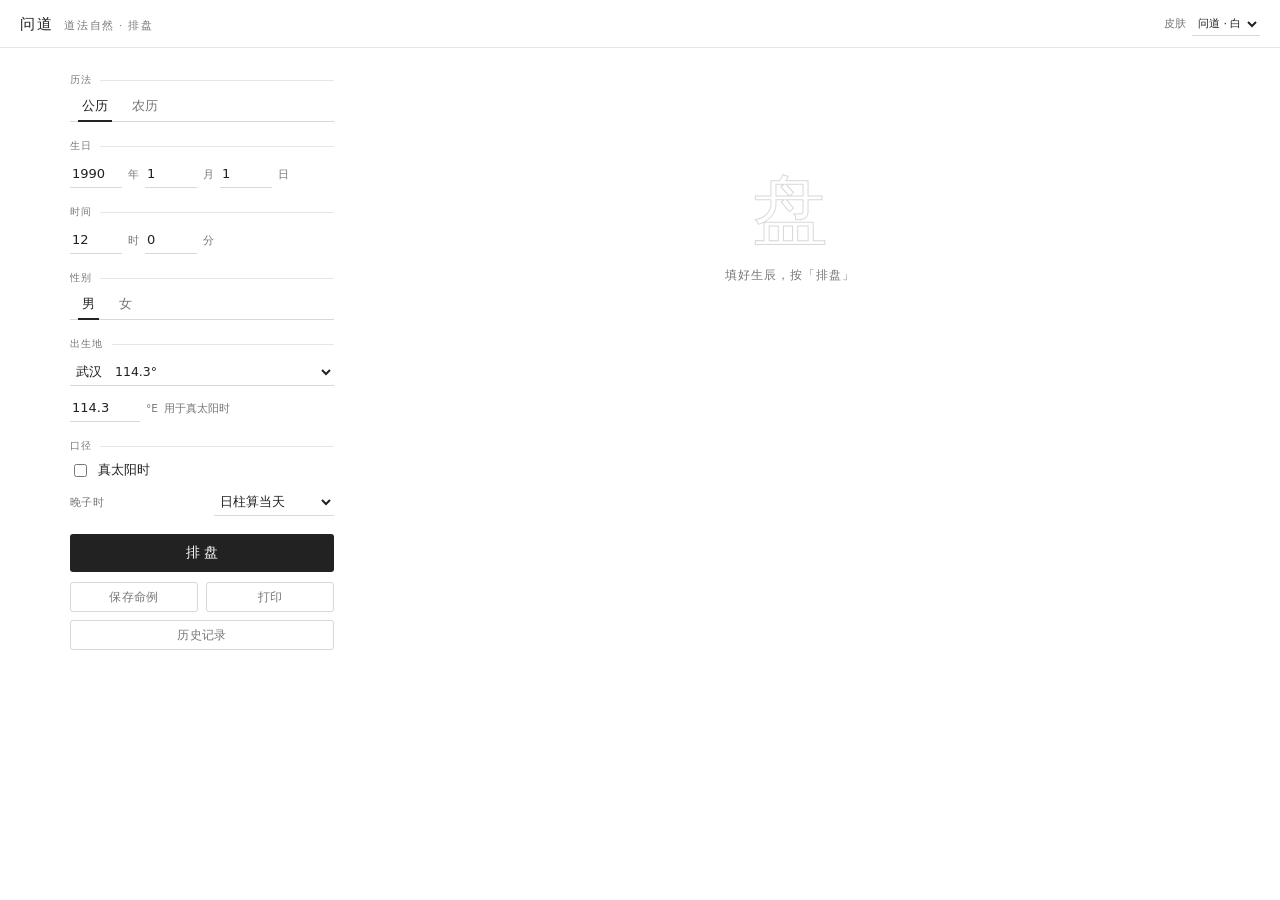
<file: index.html>
<!doctype html>
<html lang="zh-CN">
<head>
<meta charset="utf-8">
<meta name="viewport" content="width=device-width,initial-scale=1,viewport-fit=cover">
<meta name="theme-color" content="#ffffff">
<title>问道 · 八字排盘</title>
<link rel="icon" href="./assets/paipan-icon-192.png">
<link rel="stylesheet" href="./paipan.css?v=6">
<meta name="apple-mobile-web-app-capable" content="yes">
<meta name="apple-mobile-web-app-status-bar-style" content="default">
<meta name="apple-mobile-web-app-title" content="问道">
<meta name="mobile-web-app-capable" content="yes">
<link rel="manifest" href="./manifest.webmanifest">
<link rel="apple-touch-icon" href="./assets/paipan-icon-192.png">
</head>
<body>

<header class="top">
  <div class="brand serif">问道 <em>道法自然 · 排盘</em></div>
  <div class="top-right">
    <label class="skinchip"><span>皮肤</span>
      <select id="themeSel" aria-label="切换风格">
        <option value="wz">问道 · 白</option>
        <option value="ink">墨盘 · 深</option>
        <option value="paper">命书 · 纸</option>
        <option value="celadon">青绿 · 绢</option>
      </select>
    </label>
  </div>
</header>

<main class="wrap">
  <aside class="rail">
    <form id="form" autocomplete="off">
      <div class="grp">
        <div class="lab">历法</div>
        <div class="seg" id="calSeg">
          <button type="button" data-v="solar" class="on">公历</button>
          <button type="button" data-v="lunar">农历</button>
        </div>
      </div>

      <div class="grp">
        <div class="lab">生日</div>
        <div class="row">
          <input type="number" id="y" min="1901" max="2099" placeholder="年" aria-label="年">年
          <input type="number" id="m" min="1" max="12" placeholder="月" aria-label="月">月
          <input type="number" id="d" min="1" max="31" placeholder="日" aria-label="日">日
          <label id="leapWrap" style="display:none;color:var(--paper);font-size:11.5px;align-items:center;gap:4px">
            <input type="checkbox" id="leap">闰月
          </label>
        </div>
      </div>

      <div class="grp">
        <div class="lab">时间</div>
        <div class="row">
          <input type="number" id="hh" min="0" max="23" value="12" aria-label="时">时
          <input type="number" id="mm" min="0" max="59" value="0" aria-label="分">分
        </div>
      </div>

      <div class="grp">
        <div class="lab">性别</div>
        <div class="seg" id="sexSeg">
          <button type="button" data-v="1" class="on">男</button>
          <button type="button" data-v="0">女</button>
        </div>
      </div>

      <div class="grp">
        <div class="lab">出生地</div>
        <select id="city" aria-label="城市"></select>
        <div class="row" style="margin-top:8px">
          <input type="number" id="lon" step="0.1" min="73" max="136" value="114.3" style="width:70px" aria-label="经度">°E
          <span style="font-size:10.5px">用于真太阳时</span>
        </div>
      </div>

      <div class="grp">
        <div class="lab">口径</div>
        <div class="opts">
          <label><input type="checkbox" id="tst"> 真太阳时</label>
          <label><span class="k">晚子时</span>
            <select id="sect">
              <option value="2">日柱算当天</option>
              <option value="1">日柱算次日</option>
            </select>
          </label>
        </div>
      </div>

      <button class="go" type="submit">排盘</button>
      <div class="rail-actions">
        <button type="button" class="ghost" id="saveBtn">保存命例</button>
        <button type="button" class="ghost" id="printBtn">打印</button>
      </div>
      <a class="ghost histlink" href="history.html">历史记录</a>
    </form>
  </aside>

  <section class="stage">
    <div id="empty" class="empty">
      <div class="mark serif">盘</div>
      <p>填好生辰，按「排盘」</p>
    </div>

    <div id="result" class="hidden">
      <div class="meta" id="meta"></div>
      <div class="chart" id="chart"></div>
      <div class="aux" id="aux"></div>

      <div class="block-h"><span>大运</span><span class="hint">滑动 · 点一段看这十年</span></div>
      <div class="dayun" id="dayun"></div>

      <div class="block-h" style="margin-top:24px"><span>流年</span><span class="hint" id="lnRange"></span></div>
      <div class="liunian" id="liunian"></div>

      <div class="block-h" style="margin-top:24px"><span>流月</span><span class="hint" id="lyRange"></span></div>
      <div class="liuyue" id="liuyue"></div>

      <div class="block-h" style="margin-top:24px"><span>流日</span><span class="hint" id="lrRange"></span></div>
      <div class="liuri" id="liuri"></div>

      <div class="note">
        起运按「三天折一年」常规历法计算，体系若另有大运起运约定，需以老师说法为准；
      流月按节气（立春、惊蛰…）分月，流日为公历日。
      </div>
    </div>
  </section>
</main>

<script src="./vendor/lunar.js"></script>
<script>
(function(){
  'use strict';

  var $ = function(s){ return document.querySelector(s); };

  var GAN = '甲乙丙丁戊己庚辛壬癸';
  var ZHI = '子丑寅卯辰巳午未申酉戌亥';
  var GAN_WX = {甲:'木',乙:'木',丙:'火',丁:'火',戊:'土',己:'土',庚:'金',辛:'金',壬:'水',癸:'水'};
  var ZHI_WX = {子:'水',丑:'土',寅:'木',卯:'木',辰:'土',巳:'火',午:'火',未:'土',申:'金',酉:'金',戌:'土',亥:'水'};
  var GAN_YANG = {甲:1,乙:0,丙:1,丁:0,戊:1,己:0,庚:1,辛:0,壬:1,癸:0};
  var SHENG = {木:'火', 火:'土', 土:'金', 金:'水', 水:'木'};
  var KE    = {木:'土', 土:'水', 水:'火', 火:'金', 金:'木'};

  function shiShen(dayGan, other){
    var dw = GAN_WX[dayGan], ow = GAN_WX[other];
    if(!ow) return '';
    var same = GAN_YANG[dayGan] === GAN_YANG[other];
    if(dw === ow) return same ? '比肩' : '劫财';
    if(SHENG[dw] === ow) return same ? '食神' : '伤官';
    if(KE[dw] === ow) return same ? '偏财' : '正财';
    if(KE[ow] === dw) return same ? '七杀' : '正官';
    if(SHENG[ow] === dw) return same ? '偏印' : '正印';
    return '';
  }

  // 十二长生（自坐 / 星运用）
  var ZS_START = {甲:'亥',乙:'午',丙:'寅',丁:'酉',戊:'寅',己:'酉',庚:'巳',辛:'子',壬:'申',癸:'卯'};
  var ZS_DIR   = {甲:1,乙:-1,丙:1,丁:-1,戊:1,己:-1,庚:1,辛:-1,壬:1,癸:-1};
  var ZS = ['长生','沐浴','冠带','临官','帝旺','衰','病','死','墓','绝','胎','养'];
  function ziZuo(gan, zhi){
    var st = ZHI.indexOf(ZS_START[gan]);
    var i = ZHI.indexOf(zhi);
    if(st < 0 || i < 0) return '';
    var d = ((i - st) * ZS_DIR[gan]) % 12;
    if(d < 0) d += 12;
    return ZS[d];
  }

  function ssCls(name){
    if(name === '比肩' || name === '劫财') return 'ss-bj';
    if(name === '食神' || name === '伤官') return 'ss-ss';
    if(name === '偏财' || name === '正财') return 'ss-cai';
    if(name === '七杀' || name === '正官') return 'ss-gs';
    if(name === '偏印' || name === '正印') return 'ss-yin';
    return 'ss-me';
  }
  function ssHtml(name){
    return '<span class="ss ' + ssCls(name) + '">' + name + '</span>';
  }
  var SS_SHORT = {比肩:'比',劫财:'劫',食神:'食',伤官:'伤',偏财:'才',正财:'财',七杀:'杀',正官:'官',偏印:'枭',正印:'印'};
  function ssShortHtml(name){
    return '<span class="ss ' + ssCls(name) + '">' + (SS_SHORT[name] || name) + '</span>';
  }

  // 通用神煞（参考，是否采用以法本为准）
  var TIANYI  = {甲:'丑未',戊:'丑未',庚:'丑未',乙:'子申',己:'子申',丙:'亥酉',丁:'亥酉',壬:'卯巳',癸:'卯巳',辛:'寅午'};
  var WENCHANG= {甲:'巳',乙:'午',丙:'申',戊:'申',丁:'酉',己:'酉',庚:'亥',辛:'子',壬:'寅',癸:'卯'};
  var TAOJI   = {甲:'子午',乙:'子午',丙:'卯酉',丁:'卯酉',戊:'辰戌丑未',己:'辰戌丑未',庚:'寅亥',辛:'寅亥',壬:'巳申',癸:'巳申'};
  var FUXING  = {甲:'寅子',丙:'寅子',乙:'卯丑',癸:'卯丑',戊:'申',己:'申',丁:'亥',辛:'亥',庚:'午'};
  var GUOYIN  = {甲:'戌',乙:'亥',丙:'丑',丁:'寅',戊:'丑',己:'寅',庚:'辰',辛:'巳',壬:'未',癸:'申'};
  var YIMA    = {申:'寅',子:'寅',辰:'寅',寅:'申',午:'申',戌:'申',巳:'亥',酉:'亥',丑:'亥',亥:'巳',卯:'巳',未:'巳'};
  var TAOHUA  = {申:'酉',子:'酉',辰:'酉',寅:'卯',午:'卯',戌:'卯',巳:'午',酉:'午',丑:'午',亥:'子',卯:'子',未:'子'};
  var HUAGAI  = {申:'辰',子:'辰',辰:'辰',寅:'戌',午:'戌',戌:'戌',巳:'丑',酉:'丑',丑:'丑',亥:'未',卯:'未',未:'未'};

  function shenShaFor(zhi, gans, yearZhi, dayZhi){
    var out = [];
    function hit(map){
      return gans.some(function(g){ return (map[g] || '').indexOf(zhi) >= 0; });
    }
    if(hit(TIANYI)) out.push('天乙贵人');
    if(hit(WENCHANG)) out.push('文昌');
    if(hit(TAOJI)) out.push('太极贵人');
    if(hit(FUXING)) out.push('福星贵人');
    if(hit(GUOYIN)) out.push('国印贵人');
    if(YIMA[yearZhi] === zhi || YIMA[dayZhi] === zhi) out.push('驿马');
    if(TAOHUA[yearZhi] === zhi || TAOHUA[dayZhi] === zhi) out.push('桃花');
    if(HUAGAI[yearZhi] === zhi || HUAGAI[dayZhi] === zhi) out.push('华盖');
    return out;
  }

  // ---- 流月 / 流日 ----
  var MONTH_ZHI = ['寅','卯','辰','巳','午','未','申','酉','戌','亥','子','丑'];
  var MONTH_CN  = ['正月','二月','三月','四月','五月','六月','七月','八月','九月','十月','冬月','腊月'];
  var JIE_NAMES = ['立春','惊蛰','清明','立夏','芒种','小暑','立秋','白露','寒露','立冬','大雪','小寒'];
  var WUHU = {甲:'丙',己:'丙',乙:'戊',庚:'戊',丙:'庚',辛:'庚',丁:'壬',壬:'壬',戊:'甲',癸:'甲'};

  function jieQiSolar(year, name){
    var t = Solar.fromYmd(year, 6, 1).getLunar().getJieQiTable();
    return t[name] || null;
  }

  function buildLiuYue(year, yearGan){
    var gi = GAN.indexOf(WUHU[yearGan]);
    var arr = [];
    for(var i = 0; i < 12; i++){
      var jieYear = i === 11 ? year + 1 : year;
      var js = jieQiSolar(jieYear, JIE_NAMES[i]);
      var start = js ? new Date(js.getYear(), js.getMonth() - 1, js.getDay()) : null;
      arr.push({
        idx: i, label: MONTH_CN[i], zhi: MONTH_ZHI[i],
        gan: GAN.charAt((gi + i) % 10), gz: GAN.charAt((gi + i) % 10) + MONTH_ZHI[i],
        jie: JIE_NAMES[i], solar: js, start: start, end: null
      });
    }
    for(var i = 0; i < 12; i++){
      if(i < 11){
        arr[i].end = arr[i + 1].start;
      } else {
        var lc = jieQiSolar(year + 1, '立春');
        arr[i].end = lc ? new Date(lc.getYear(), lc.getMonth() - 1, lc.getDay()) : null;
      }
    }
    return arr;
  }

  function buildLiuRi(m){
    var list = [];
    if(!m.start || !m.end) return list;
    var d = new Date(m.start.getTime());
    while(d < m.end){
      var l = Solar.fromYmd(d.getFullYear(), d.getMonth() + 1, d.getDate()).getLunar();
      list.push({
        dt: new Date(d.getTime()),
        md: pad(d.getMonth() + 1) + '-' + pad(d.getDate()),
        gz: l.getDayInGanZhi(),
        gan: l.getDayGan()
      });
      d.setDate(d.getDate() + 1);
    }
    return list;
  }

  var CITIES = [
    ['北京',116.4],['上海',121.5],['广州',113.3],['深圳',114.1],['武汉',114.3],
    ['成都',104.1],['重庆',106.5],['西安',108.9],['杭州',120.2],['南京',118.8],
    ['天津',117.2],['长沙',113.0],['郑州',113.6],['济南',117.0],['合肥',117.3],
    ['福州',119.3],['厦门',118.1],['南昌',115.9],['太原',112.5],['石家庄',114.5],
    ['沈阳',123.4],['长春',125.3],['哈尔滨',126.6],['昆明',102.8],['贵阳',106.6],
    ['南宁',108.4],['海口',110.3],['兰州',103.8],['西宁',101.8],['银川',106.2],
    ['乌鲁木齐',87.6],['拉萨',91.1],['呼和浩特',111.7],['香港',114.2],['澳门',113.5],['台北',121.5]
  ];

  var state = { cal:'solar', sex:1 };
  var lastOut = null;

  (function initCities(){
    var sel = $('#city');
    CITIES.forEach(function(c){
      var o = document.createElement('option');
      o.value = String(c[1]); o.textContent = c[0] + '　' + c[1] + '°';
      sel.appendChild(o);
    });
    var o = document.createElement('option');
    o.value = ''; o.textContent = '手动输入经度';
    sel.appendChild(o);
    sel.value = '114.3';
    sel.addEventListener('change', function(){
      if(sel.value) $('#lon').value = sel.value;
      else $('#lon').focus();
    });
  })();

  function bindSeg(sel, onPick){
    var box = $(sel);
    box.addEventListener('click', function(e){
      var b = e.target.closest('button');
      if(!b) return;
      Array.prototype.forEach.call(box.querySelectorAll('button'), function(x){ x.classList.toggle('on', x === b); });
      onPick(b.getAttribute('data-v'));
    });
  }
  bindSeg('#calSeg', function(v){
    state.cal = v;
    $('#leapWrap').style.display = v === 'lunar' ? 'inline-flex' : 'none';
  });
  bindSeg('#sexSeg', function(v){ state.sex = +v; });

  // ---- 主题 ----
  var THEME_BG = { wz:'#ffffff', ink:'#0e1412', paper:'#f1f2ec', celadon:'#e7ece4' };
  function applyTheme(t){
    if(!THEME_BG[t]) t = 'wz';
    document.body.setAttribute('data-theme', t);
    var m = document.querySelector('meta[name="theme-color"]');
    if(m) m.setAttribute('content', THEME_BG[t]);
    var sel = $('#themeSel');
    if(sel) sel.value = t;
    try{ localStorage.setItem('paipan_theme', t); }catch(e){}
  }
  (function initTheme(){
    var t = 'wz';
    try{ t = localStorage.getItem('paipan_theme') || 'wz'; }catch(e){}
    applyTheme(t);
    var sel = $('#themeSel');
    if(sel) sel.addEventListener('change', function(){ applyTheme(sel.value); });
  })();

  function pad(n){ return (n < 10 ? '0' : '') + n; }

  function eqTimeMinutes(dt){
    var start = new Date(dt.getFullYear(), 0, 1);
    var N = Math.floor((dt.getTime() - start.getTime()) / 86400000) + 1;
    var B = 2 * Math.PI * (N - 81) / 364;
    return 9.87 * Math.sin(2 * B) - 7.53 * Math.cos(B) - 1.5 * Math.sin(B);
  }

  function readInputs(){
    var y = +$('#y').value, m = +$('#m').value, d = +$('#d').value;
    var hh = $('#hh').value === '' ? 0 : +$('#hh').value;
    var mm = $('#mm').value === '' ? 0 : +$('#mm').value;
    if(!y || !m || !d) throw new Error('请填写完整的出生年月日');
    if(y < 1901 || y > 2099) throw new Error('年份支持 1901–2099');
    if(m < 1 || m > 12) throw new Error('月份不对');
    if(d < 1 || d > 31) throw new Error('日期不对');
    if(hh < 0 || hh > 23 || mm < 0 || mm > 59) throw new Error('时间不对');
    return { y:y, m:m, d:d, hh:hh, mm:mm, leap:$('#leap').checked, lon:+$('#lon').value || 120 };
  }

  function toSolar(inp){
    if(state.cal === 'lunar'){
      var lunar = Lunar.fromYmdHms(inp.y, inp.leap ? -inp.m : inp.m, inp.d, inp.hh, inp.mm, 0);
      return lunar.getSolar();
    }
    return Solar.fromYmdHms(inp.y, inp.m, inp.d, inp.hh, inp.mm, 0);
  }

  function fmtSolar(s){
    var wk = ['日','一','二','三','四','五','六'][s.getWeek()];
    return s.getYear() + '年' + s.getMonth() + '月' + s.getDay() + '日 ' +
           pad(s.getHour()) + ':' + pad(s.getMinute()) + ' 周' + wk;
  }

  function calc(){
    var inp = readInputs();
    var baseSolar = toSolar(inp);

    var tstInfo = null;
    var solar = baseSolar;
    if($('#tst').checked){
      var dt = new Date(baseSolar.getYear(), baseSolar.getMonth() - 1, baseSolar.getDay(),
                        baseSolar.getHour(), baseSolar.getMinute(), baseSolar.getSecond());
      var lonDiff = 4 * (inp.lon - 120);
      var eot = eqTimeMinutes(dt);
      var total = lonDiff + eot;
      var dt2 = new Date(dt.getTime() + total * 60000);
      solar = Solar.fromYmdHms(dt2.getFullYear(), dt2.getMonth() + 1, dt2.getDate(),
                               dt2.getHours(), dt2.getMinutes(), dt2.getSeconds());
      tstInfo = { offset: total, lonDiff: lonDiff, eot: eot, dt: dt2 };
    }

    var lunar = solar.getLunar();
    var ec = lunar.getEightChar();
    ec.setSect(+$('#sect').value);

    var dayGan = ec.getDayGan();
    var yearGan = ec.getYearGan();
    var yearZhi = ec.getYearZhi();
    var dayZhi = ec.getDayZhi();

    var pillars = [
      { name:'年柱', gan:ec.getYearGan(),  zhi:ec.getYearZhi(),  hide:ec.getYearHideGan(),  hideSS:ec.getYearShiShenZhi(),  ss:ec.getYearShiShenGan(),  diShi:ec.getYearDiShi(),  naYin:ec.getYearNaYin(),  xunKong:ec.getYearXunKong() },
      { name:'月柱', gan:ec.getMonthGan(), zhi:ec.getMonthZhi(), hide:ec.getMonthHideGan(), hideSS:ec.getMonthShiShenZhi(), ss:ec.getMonthShiShenGan(), diShi:ec.getMonthDiShi(), naYin:ec.getMonthNaYin(), xunKong:ec.getMonthXunKong() },
      { name:'日柱', gan:ec.getDayGan(),   zhi:ec.getDayZhi(),   hide:ec.getDayHideGan(),   hideSS:ec.getDayShiShenZhi(),   ss:(state.sex ? '元男' : '元女'), diShi:ec.getDayDiShi(), naYin:ec.getDayNaYin(), xunKong:ec.getDayXunKong() },
      { name:'时柱', gan:ec.getTimeGan(),  zhi:ec.getTimeZhi(),  hide:ec.getTimeHideGan(),  hideSS:ec.getTimeShiShenZhi(),  ss:ec.getTimeShiShenGan(),  diShi:ec.getTimeDiShi(),  naYin:ec.getTimeNaYin(),  xunKong:ec.getTimeXunKong() }
    ];

    var yun = ec.getYun(state.sex);
    var daYun = yun.getDaYun();
    var dyList = [];
    for(var i = 1; i < daYun.length; i++){
      var dy = daYun[i];
      var gz = dy.getGanZhi();
      if(!gz) continue;
      dyList.push({
        ganZhi: gz,
        gan: gz.charAt(0),
        startAge: dy.getStartAge(),
        endAge: dy.getEndAge(),
        startYear: dy.getStartYear(),
        endYear: dy.getEndYear(),
        ss: shiShen(dayGan, gz.charAt(0)),
        liuNian: dy.getLiuNian().map(function(ln){
          var g = ln.getGanZhi();
          return { year: ln.getYear(), ganZhi: g, age: ln.getAge(), ss: shiShen(dayGan, g.charAt(0)) };
        })
      });
    }

    var prevJQ = lunar.getPrevJieQi(true);
    var nextJQ = lunar.getNextJieQi(true);
    var jqText = '';
    if(prevJQ && nextJQ){
      jqText = prevJQ.getName() + ' ' + prevJQ.getSolar().toYmd() + ' － ' +
               nextJQ.getName() + ' ' + nextJQ.getSolar().toYmd();
    }

    var out = {
      inp: inp, solarBase: baseSolar, solar: solar, lunar: lunar, ec: ec, pillars: pillars,
      dayGan: dayGan, yearGan: yearGan, yearZhi: yearZhi, dayZhi: dayZhi,
      yun: yun, dyList: dyList, tstInfo: tstInfo, jqText: jqText
    };
    render(out);
    return out;
  }

  function centerIn(box, sel){
    if(!box) return;
    var cur = box.querySelector(sel);
    if(!cur) return;
    var b = box.getBoundingClientRect();
    var c = cur.getBoundingClientRect();
    var rel = (c.left - b.left) + box.scrollLeft;
    box.scrollLeft = Math.max(0, rel - (box.clientWidth - c.width) / 2);
  }

  function markOverflow(){
    ['#dayun', '#liunian', '#liuyue', '#liuri'].forEach(function(sel){
      var el = $(sel);
      if(!el) return;
      var over = el.scrollWidth > el.clientWidth + 2;
      el.classList.toggle('ovf', over);
      el.classList.toggle('ovf-left', over && el.scrollLeft > 4);
      if(!el.dataset.sb){
        el.dataset.sb = '1';
        el.addEventListener('scroll', markOverflow, { passive:true });
      }
    });
  }

  var ZHI_BENQI = {子:'癸',丑:'己',寅:'甲',卯:'乙',辰:'戊',巳:'丙',午:'丁',未:'己',申:'庚',酉:'辛',戌:'戊',亥:'壬'};
  function zhiShiShen(dayGan, zhi){
    return shiShen(dayGan, ZHI_BENQI[zhi] || '');
  }
  function ssShort(name){ return SS_SHORT[name] || name; }

  // 干支竖排，干、支各标一个十神简写（支按本气藏干）
  function gzVert(gz, dayGan){
    var g = gz.charAt(0), z = gz.charAt(1);
    var gs = shiShen(dayGan, g), zs = zhiShiShen(dayGan, z);
    return '<div class="g">' +
      '<span class="gl"><i class="' + gzColor(g) + '">' + g + '</i>' +
        '<em class="ss ' + ssCls(gs) + '">' + ssShort(gs) + '</em></span>' +
      '<span class="gl"><i class="' + gzColor(z) + '">' + z + '</i>' +
        '<em class="ss ' + ssCls(zs) + '">' + ssShort(zs) + '</em></span>' +
    '</div>';
  }

  function gzColor(ch){
    return 'wx-' + (GAN_WX[ch] || ZHI_WX[ch] || '');
  }

  function render(out){
    lastOut = out;
    var ec = out.ec, pillars = out.pillars;

    // 概要
    var meta = [];
    function mi(k, v, hl){ return '<span class="mi' + (hl ? ' hl' : '') + '"><i>' + k + '</i><b>' + v + '</b></span>'; }
    meta.push(mi('公历', fmtSolar(out.solarBase), true));
    meta.push(mi('农历', out.lunar.toString() + ' · 属' + out.lunar.getYearShengXiao() + ' · ' + out.solarBase.getXingZuo() + '座'));
    if(out.tstInfo){
      meta.push(mi('真太阳时', out.tstInfo.dt.getFullYear() + '-' + pad(out.tstInfo.dt.getMonth()+1) + '-' + pad(out.tstInfo.dt.getDate()) + ' ' +
        pad(out.tstInfo.dt.getHours()) + ':' + pad(out.tstInfo.dt.getMinutes()) +
        '（经度差 ' + (out.tstInfo.lonDiff >= 0 ? '+' : '') + out.tstInfo.lonDiff.toFixed(1) +
        '，均时差 ' + (out.tstInfo.eot >= 0 ? '+' : '') + out.tstInfo.eot.toFixed(1) + ' 分）'));
    }
    if(out.jqText) meta.push(mi('节气', out.jqText));
    var sy = out.yun.getStartYear(), sm = out.yun.getStartMonth(), sd = out.yun.getStartDay();
    var firstDy = out.dyList[0];
    meta.push(mi('起运', '出生后 ' + sy + ' 年 ' + sm + ' 月 ' + sd + ' 天' +
      (firstDy ? ' · 虚岁 ' + firstDy.startAge + ' 岁 · ' + firstDy.startYear + ' 年交运' : '')));
    meta.push(mi('日主', out.dayGan + '（' + GAN_WX[out.dayGan] + '）'));
    $('#meta').innerHTML = meta.join('');

    // 四柱（清娟体系只看四柱与藏干）
    var rows = [
      { lab:'主星', cls:'ss', get:function(p){ return ssHtml(p.ss); } },
      { lab:'天干', cls:'gz big', get:function(p){ return '<span class="' + gzColor(p.gan) + '">' + p.gan + '</span>'; } },
      { lab:'地支', cls:'gz big', get:function(p){ return '<span class="' + gzColor(p.zhi) + '">' + p.zhi + '</span>'; } },
      { lab:'藏干', cls:'sm', get:function(p){
          return p.hide.map(function(h, k){
            var ss = p.hideSS[k] || '';
            return '<div class="hide-line"><span class="hz ' + gzColor(h) + '">' + h + '</span>' +
              '<span class="ss ' + ssCls(ss) + '">' + ss + '</span></div>';
          }).join('');
        } }
    ];

    var html = '<div class="ch h lab"></div>';
    pillars.forEach(function(p, i){
      html += '<div class="ch h' + (i === 2 ? ' day' : '') + '">' + p.name + '</div>';
    });
    rows.forEach(function(r, ri){
      var last = ri === rows.length - 1 ? ' last' : '';
      var labHtml = r.short ? '<span class="lf">' + r.lab + '</span><span class="sf">' + r.short + '</span>' : r.lab;
      html += '<div class="ch lab' + last + '">' + labHtml + '</div>';
      pillars.forEach(function(p, i){
        html += '<div class="ch ' + r.cls + (i === 2 ? ' dcol' : '') + last + '">' + r.get(p) + '</div>';
      });
    });
    $('#chart').innerHTML = html;

    // 辅助
    var aux = [
      ['命宫', ec.getMingGong() + '（' + ec.getMingGongNaYin() + '）'],
      ['胎元', ec.getTaiYuan() + '（' + ec.getTaiYuanNaYin() + '）'],
      ['身宫', ec.getShenGong() + '（' + ec.getShenGongNaYin() + '）'],
      ['胎息', ec.getTaiXi() + '（' + ec.getTaiXiNaYin() + '）']
    ];
    $('#aux').innerHTML = aux.map(function(a){ return '<span>' + a[0] + '<b>' + a[1] + '</b></span>'; }).join('');

    // 大运
    var now = new Date();
    var nowYear = now.getFullYear();
    var curIdx = 0;
    out.dyList.forEach(function(d, i){
      if(nowYear >= d.startYear && nowYear <= d.endYear) curIdx = i;
    });

    var selYear = null;
    var selMonthIdx = 0;
    var selDayIdx = 0;
    var curMonths = [];
    var curDays = [];
    var curLn = null;

    function inRange(dt, m){
      return m && m.start && m.end && dt >= m.start && dt < m.end;
    }
    function sameDay(a, b){
      return a.getFullYear() === b.getFullYear() && a.getMonth() === b.getMonth() && a.getDate() === b.getDate();
    }

    function renderDayun(){
      $('#dayun').innerHTML = out.dyList.map(function(d, i){
        return '<div class="dy' + (i === curIdx ? ' active' : '') + '" data-i="' + i + '" role="button" tabindex="0">' +
          '<div class="age">' + d.startAge + '–' + d.endAge + ' 岁</div>' +
          gzVert(d.ganZhi, out.dayGan) +
          '<div class="yrs">' + d.startYear + '–' + d.endYear + '</div>' +
        '</div>';
      }).join('');
      renderLiunian(out.dyList[curIdx], true);
      centerIn($('#dayun'), '.active');
    }

    function renderLiunian(d, reset){
      if(!d) return;
      $('#lnRange').textContent = d.ganZhi + '运 · ' + d.startYear + '－' + d.endYear;
      var valid = d.liuNian.some(function(x){ return x.year === selYear; });
      if(reset || !valid){
        var cur = d.liuNian.filter(function(x){ return x.year === nowYear; })[0];
        selYear = (cur || d.liuNian[0]).year;
      }
      $('#liunian').innerHTML = d.liuNian.map(function(ln){
        var cls = 'ln';
        if(ln.year === nowYear) cls += ' cur';
        if(ln.year === selYear) cls += ' sel';
        return '<div class="' + cls + '" data-year="' + ln.year + '">' +
          '<div class="y">' + ln.year + ' · ' + ln.age + '岁</div>' +
          gzVert(ln.ganZhi, out.dayGan) +
        '</div>';
      }).join('');
      centerIn($('#liunian'), '.sel');
      var selLn = d.liuNian.filter(function(x){ return x.year === selYear; })[0];
      renderLiuyue(selLn);
    }

    function renderLiuyue(ln){
      if(!ln) return;
      curLn = ln;
      curMonths = buildLiuYue(ln.year, ln.ganZhi.charAt(0));
      selMonthIdx = 0;
      if(ln.year === nowYear){
        for(var i = 0; i < curMonths.length; i++){
          if(inRange(now, curMonths[i])){ selMonthIdx = i; break; }
        }
      }
      paintLiuyue();
    }

    function paintLiuyue(){
      if(!curLn) return;
      var curM = -1;
      if(curLn.year === nowYear){
        curMonths.forEach(function(m, i){ if(inRange(now, m)) curM = i; });
      }
      $('#lyRange').textContent = curLn.year + ' ' + curLn.ganZhi + '年 · 按节分月';
      $('#liuyue').innerHTML = curMonths.map(function(m, i){
        var cls = 'ly';
        if(i === curM) cls += ' cur';
        if(i === selMonthIdx) cls += ' sel';
        var md = '';
        if(m.solar){
          md = (m.solar.getYear() !== curLn.year ? m.solar.getYear() + '-' : '') +
               pad(m.solar.getMonth()) + '-' + pad(m.solar.getDay());
        }
        return '<div class="' + cls + '" data-mi="' + i + '">' +
          '<div class="m">' + m.label + '</div>' +
          gzVert(m.gz, out.dayGan) +
          '<div class="d">' + m.jie + (md ? ' ' + md : '') + '</div>' +
        '</div>';
      }).join('');
      centerIn($('#liuyue'), '.sel');
      renderLiuri(curMonths[selMonthIdx]);
      requestAnimationFrame(markOverflow);
    }

    function renderLiuri(m){
      if(!m) return;
      curDays = buildLiuRi(m);
      selDayIdx = 0;
      curDays.forEach(function(d, i){ if(sameDay(d.dt, now)) selDayIdx = i; });
      paintLiuri(m, curDays);
    }

    function paintLiuri(m, days){
      days = days || curDays;
      $('#lrRange').textContent = m.label + ' ' + m.gz + '月 · ' +
        (m.start ? (pad(m.start.getMonth() + 1) + '-' + pad(m.start.getDate())) : '') + ' 起 · ' + days.length + ' 天';
      $('#liuri').innerHTML = days.map(function(d, i){
        var cls = 'lr';
        if(sameDay(d.dt, now)) cls += ' cur';
        if(i === selDayIdx) cls += ' sel';
        return '<div class="' + cls + '" data-di="' + i + '">' +
          '<div class="y">' + d.md + '</div>' +
          gzVert(d.gz, out.dayGan) +
        '</div>';
      }).join('');
      centerIn($('#liuri'), '.sel');
      requestAnimationFrame(markOverflow);
    }

    $('#liunian').onclick = function(e){
      var el = e.target.closest('.ln');
      if(!el) return;
      selYear = +el.getAttribute('data-year');
      renderLiunian(out.dyList[curIdx]);
    };
    $('#liuyue').onclick = function(e){
      var el = e.target.closest('.ly');
      if(!el) return;
      selMonthIdx = +el.getAttribute('data-mi');
      paintLiuyue();
    };
    $('#liuri').onclick = function(e){
      var el = e.target.closest('.lr');
      if(!el) return;
      selDayIdx = +el.getAttribute('data-di');
      paintLiuri(curMonths[selMonthIdx], curDays);
    };

    function pick(e){
      var el = e.target.closest('.dy');
      if(!el) return;
      curIdx = +el.getAttribute('data-i');
      renderDayun();
    }
    $('#dayun').onclick = pick;
    $('#dayun').onkeydown = function(e){
      if(e.key === 'Enter' || e.key === ' '){ e.preventDefault(); pick(e); }
    };

    renderDayun();
    requestAnimationFrame(markOverflow);

    $('#empty').classList.add('hidden');
    var res = $('#result');
    res.classList.remove('hidden');
    res.classList.remove('enter');
    void res.offsetWidth;
    res.classList.add('enter');

    requestAnimationFrame(function(){
      centerIn($('#dayun'), '.active');
      centerIn($('#liunian'), '.sel');
      centerIn($('#liuyue'), '.sel');
      centerIn($('#liuri'), '.sel');
      markOverflow();
      if(window.matchMedia('(max-width:880px)').matches){
        var reduce = window.matchMedia('(prefers-reduced-motion:reduce)').matches;
        $('#meta').scrollIntoView({ behavior: reduce ? 'auto' : 'smooth', block: 'start' });
      }
    });

    saveLastInputs();
  }

  // ---- 保存 ----
  var HKEY = 'paipan_history_v1', LKEY = 'paipan_last_v1';

  function readForm(){
    return {
      cal:state.cal, sex:state.sex,
      y:$('#y').value, m:$('#m').value, d:$('#d').value,
      hh:$('#hh').value, mm:$('#mm').value,
      leap:$('#leap').checked, lon:$('#lon').value,
      tst:$('#tst').checked, sect:$('#sect').value
    };
  }

  function applyForm(v){
    state.cal = v.cal; state.sex = v.sex;
    Array.prototype.forEach.call($('#calSeg').querySelectorAll('button'), function(b){ b.classList.toggle('on', b.getAttribute('data-v') === v.cal); });
    Array.prototype.forEach.call($('#sexSeg').querySelectorAll('button'), function(b){ b.classList.toggle('on', +b.getAttribute('data-v') === v.sex); });
    $('#leapWrap').style.display = v.cal === 'lunar' ? 'inline-flex' : 'none';
    $('#y').value = v.y; $('#m').value = v.m; $('#d').value = v.d;
    $('#hh').value = v.hh; $('#mm').value = v.mm;
    $('#leap').checked = !!v.leap;
    $('#lon').value = v.lon;
    $('#tst').checked = !!v.tst;
    $('#sect').value = v.sect;
  }

  function saveLastInputs(){
    try{ localStorage.setItem(LKEY, JSON.stringify(readForm())); }catch(e){}
  }

  $('#saveBtn').addEventListener('click', function(){
    if($('#result').classList.contains('hidden')){ alert('先排盘再保存'); return; }
    var label = (lastOut ? lastOut.pillars.map(function(p){ return p.gan + p.zhi; }).join(' ') : '命例') +
      ' · ' + (state.sex ? '男' : '女');
    var sub = ($('#y').value + '-' + $('#m').value + '-' + $('#d').value + ' ' + $('#hh').value + ':' + pad(+$('#mm').value || 0));
    var arr = [];
    try{ arr = JSON.parse(localStorage.getItem(HKEY) || '[]'); }catch(e){}
    arr.unshift({ label:label, sub:sub, form:readForm(), ts:Date.now() });
    arr = arr.slice(0, 40);
    localStorage.setItem(HKEY, JSON.stringify(arr));
    var btn = $('#saveBtn'), old = btn.textContent;
    btn.textContent = '已保存';
    setTimeout(function(){ btn.textContent = old; }, 1200);
  });

  $('#printBtn').addEventListener('click', function(){ window.print(); });

  $('#form').addEventListener('submit', function(e){
    e.preventDefault();
    try{ calc(); }
    catch(err){ alert(err.message || String(err)); }
  });

  (function restore(){
    var open = null;
    try{
      open = JSON.parse(localStorage.getItem('paipan_open') || 'null');
      localStorage.removeItem('paipan_open');
    }catch(e){}
    var v = null;
    try{ v = JSON.parse(localStorage.getItem(LKEY) || 'null'); }catch(e){}
    if(open){
      applyForm(open);
      try{ calc(); }catch(err){ alert(err.message || String(err)); }
      return;
    }
    if(v){ applyForm(v); }
    else { $('#y').value = 1990; $('#m').value = 1; $('#d').value = 1; }
  })();
})();
</script>
<script>
if('serviceWorker' in navigator && (location.protocol==='https:' || location.hostname==='localhost' || location.hostname==='127.0.0.1')){
  navigator.serviceWorker.register('./sw.js', { updateViaCache: 'none' });
}
</script>
</body>
</html>
</file>
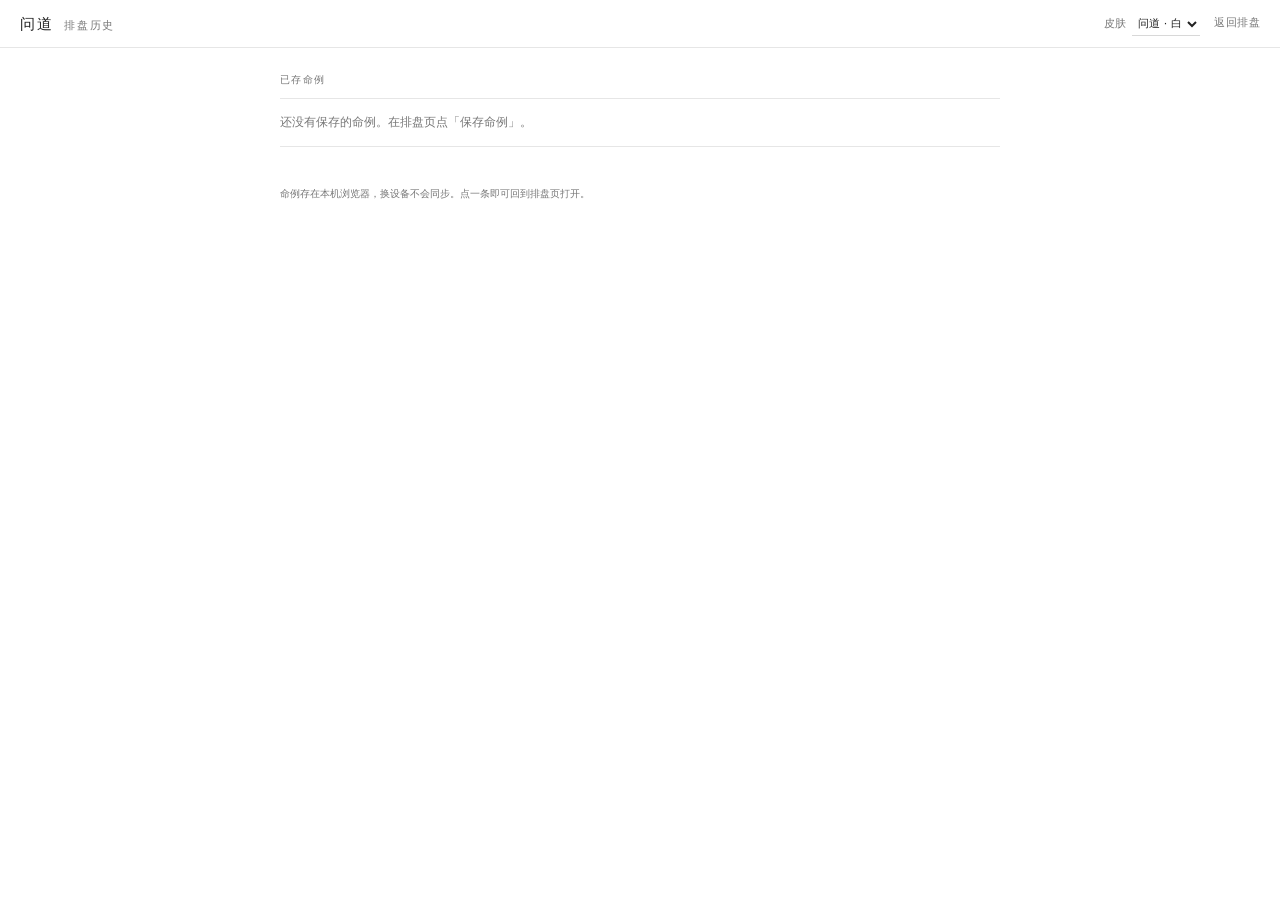
<file: history.html>
<!doctype html>
<html lang="zh-CN">
<head>
<meta charset="utf-8">
<meta name="viewport" content="width=device-width,initial-scale=1,viewport-fit=cover">
<meta name="theme-color" content="#ffffff">
<title>问道 · 排盘历史</title>
<link rel="icon" href="./assets/paipan-icon-192.png">
<link rel="stylesheet" href="./paipan.css?v=6">
<meta name="apple-mobile-web-app-capable" content="yes">
<meta name="apple-mobile-web-app-title" content="问道">
<link rel="manifest" href="./manifest.webmanifest">
</head>
<body>

<header class="top">
  <div class="brand serif">问道 <em>排盘历史</em></div>
  <div class="top-right">
    <label class="skinchip"><span>皮肤</span>
      <select id="themeSel" aria-label="切换风格">
        <option value="wz">问道 · 白</option>
        <option value="ink">墨盘 · 深</option>
        <option value="paper">命书 · 纸</option>
        <option value="celadon">青绿 · 绢</option>
      </select>
    </label>
    <a id="backLink" class="back" href="paipan">返回排盘</a>
  </div>
</header>

<main class="hist-wrap">
  <div class="hist-head"><span>已存命例</span><span id="count"></span></div>
  <div id="list" class="hist-list"></div>
  <div class="hist-tools">
    <button id="clearBtn" type="button">清空全部</button>
  </div>
  <div class="note">命例存在本机浏览器，换设备不会同步。点一条即可回到排盘页打开。</div>
</main>

<script>
(function(){
  'use strict';
  var $ = function(s){ return document.querySelector(s); };
  var HKEY = 'paipan_history_v1';

  var THEME_BG = { wz:'#ffffff', ink:'#0e1412', paper:'#f1f2ec', celadon:'#e7ece4' };
  function applyTheme(t){
    if(!THEME_BG[t]) t = 'wz';
    document.body.setAttribute('data-theme', t);
    var m = document.querySelector('meta[name="theme-color"]');
    if(m) m.setAttribute('content', THEME_BG[t]);
    var sel = $('#themeSel');
    if(sel) sel.value = t;
    try{ localStorage.setItem('paipan_theme', t); }catch(e){}
  }
  var t = 'wz';
  try{ t = localStorage.getItem('paipan_theme') || 'wz'; }catch(e){}
  applyTheme(t);
  $('#themeSel').addEventListener('change', function(){ applyTheme(this.value); });

  // 静态站（构建时注入 manifest）→ ./index.html；工作台 → paipan
  var isStatic = !!document.querySelector('link[rel="manifest"]');
  var toApp = isStatic ? './index.html' : 'paipan';
  $('#backLink').setAttribute('href', toApp);

  function read(){
    try{ return JSON.parse(localStorage.getItem(HKEY) || '[]'); }catch(e){ return []; }
  }
  function write(arr){
    try{ localStorage.setItem(HKEY, JSON.stringify(arr)); }catch(e){}
  }

  function render(){
    var arr = read();
    $('#count').textContent = arr.length ? arr.length + ' 条' : '';
    var box = $('#list');
    if(!arr.length){
      box.innerHTML = '<div class="hist-empty">还没有保存的命例。在排盘页点「保存命例」。</div>';
      $('#clearBtn').style.display = 'none';
      return;
    }
    $('#clearBtn').style.display = '';
    box.innerHTML = arr.map(function(it, i){
      return '<div class="hrow" data-i="' + i + '">' +
        '<b>' + it.label + '</b><span>' + it.sub + '</span>' +
        '<i data-del="' + i + '" title="删除">✕</i></div>';
    }).join('');
  }

  $('#list').onclick = function(e){
    var del = e.target.closest('[data-del]');
    if(del){
      e.stopPropagation();
      var arr = read();
      arr.splice(+del.getAttribute('data-del'), 1);
      write(arr);
      render();
      return;
    }
    var el = e.target.closest('.hrow');
    if(!el) return;
    var arr = read();
    var item = arr[+el.getAttribute('data-i')];
    if(!item) return;
    try{ localStorage.setItem('paipan_open', JSON.stringify(item.form)); }catch(e){}
    location.href = toApp;
  };

  $('#clearBtn').addEventListener('click', function(){
    if(!read().length) return;
    if(!confirm('清空全部已存命例？清空后无法恢复。')) return;
    write([]);
    render();
  });

  render();
})();
</script>
<script>
if('serviceWorker' in navigator && (location.protocol==='https:' || location.hostname==='localhost' || location.hostname==='127.0.0.1')){
  navigator.serviceWorker.register('./sw.js', { updateViaCache: 'none' });
}
</script>
</body>
</html>
</file>
<file: paipan.css>
/* 问道 · 排盘 —— 主题与布局 */
:root{
  --bg:#ffffff;
  --ink:#222222;
  --muted:#777777;
  --faint:#9a9a9a;
  --line:#e6e6e6;
  --line2:#d8d8d8;
  --header:#f4f4f2;
  --wash:#f7f7f5;
  --sel:#f1efe8;
  --labelbg:#fafaf8;
  --dcol:#fbfbf9;
  --curbg:#faf8f2;
  --accent:#222222;
  --accent-deep:#000000;
  --on-accent:#ffffff;
  --selection:rgba(34,34,34,.12);
  --wood:#2f8a5e; --fire:#c7442f; --earth:#8a6a34; --metal:#b08a2e; --water:#2f6fa8;
  --ss-bj:#2f8a5e; --ss-ss:#c7442f; --ss-cai:#a07c28; --ss-gs:#2f6fa8; --ss-yin:#7a5c8f; --ss-me:#555555;
  --font-gz:"Songti SC","STSong","Noto Serif SC","SimSun",serif;
  --font-ui:"PingFang SC","Microsoft YaHei",-apple-system,system-ui,sans-serif;
}
body[data-theme="ink"]{
  --bg:#0e1412; --ink:#e9e3d4; --muted:#8d8879; --faint:#6f6a5e;
  --line:rgba(168,137,79,.18); --line2:rgba(168,137,79,.36);
  --header:#151d19; --wash:#141c18; --sel:rgba(192,70,47,.14);
  --labelbg:#101613; --dcol:#121916; --curbg:#151d19;
  --accent:#c0462f; --accent-deep:#a53a26; --on-accent:#fff8ee;
  --selection:rgba(192,70,47,.28);
  --wood:#7fb08d; --fire:#d07055; --earth:#c2a76b; --metal:#cdbf94; --water:#7ea6c4;
  --ss-bj:#7fb08d; --ss-ss:#d07055; --ss-cai:#c2a76b; --ss-gs:#7ea6c4; --ss-yin:#b9a6c9; --ss-me:#b9b3a4;
}
body[data-theme="paper"]{
  --bg:#f1f2ec; --ink:#1c1b18; --muted:#6f6a5c; --faint:#8a8577;
  --line:#d5d1c2; --line2:#c6c1b0;
  --header:#e9e5d8; --wash:#f6f5ee; --sel:#e9e5d8;
  --labelbg:#eeeee6; --dcol:#edeee6; --curbg:#f4f2e8;
  --accent:#a8382b; --accent-deep:#8d2c22; --on-accent:#fffaf0;
  --selection:rgba(168,56,43,.18);
  --wood:#3f7a55; --fire:#b04230; --earth:#8c6b3f; --metal:#8a7a46; --water:#2f5f8a;
  --ss-bj:#3f7a55; --ss-ss:#b04230; --ss-cai:#8c6b3f; --ss-gs:#2f5f8a; --ss-yin:#6b5b7a; --ss-me:#555049;
}
body[data-theme="celadon"]{
  --bg:#e7ece4; --ink:#23302a; --muted:#5c6b60; --faint:#7d8a7f;
  --line:#c6d1c4; --line2:#b5c3b2;
  --header:#dde5dc; --wash:#eef2ec; --sel:#dde6dc;
  --labelbg:#e3e9e0; --dcol:#e4ebe1; --curbg:#e9efe7;
  --accent:#2e6f8f; --accent-deep:#245a75; --on-accent:#ffffff;
  --selection:rgba(46,111,143,.16);
  --wood:#4c8a63; --fire:#b44a32; --earth:#a4673f; --metal:#a98f4e; --water:#2e6f8f;
  --ss-bj:#4c8a63; --ss-ss:#b44a32; --ss-cai:#a4673f; --ss-gs:#2e6f8f; --ss-yin:#6d5a7a; --ss-me:#4a5a4f;
}

*{box-sizing:border-box}
html,body{margin:0;padding:0}
body{
  background:var(--bg);
  color:var(--ink);
  font:13px/1.6 var(--font-ui);
  -webkit-font-smoothing:antialiased;
  -webkit-text-size-adjust:100%;
}
::selection{background:var(--selection)}
a{color:inherit}
.serif{font-family:var(--font-gz)}

/* ---------- 顶栏 ---------- */
.top{
  height:48px; padding:0 20px; display:flex; align-items:center; justify-content:space-between;
  border-bottom:1px solid var(--line); background:var(--bg);
}
.brand{
  font-family:var(--font-gz);
  font-size:15px; letter-spacing:.14em; display:flex; align-items:baseline; gap:10px;
}
.brand em{font-style:normal; font-size:10.5px; letter-spacing:.16em; color:var(--muted)}
.top-right{display:flex; align-items:center; gap:14px}
.back{
  font-size:11px; letter-spacing:.04em; color:var(--muted); text-decoration:none;
  padding:5px 0; border-bottom:1px solid transparent;
}
.back:hover{color:var(--ink); border-bottom-color:var(--ink)}
.skinchip{display:flex; align-items:center; gap:6px; font-size:10.5px; color:var(--muted)}
.skinchip select{
  width:auto; min-width:0; height:24px; padding:0 2px;
  border:0; border-bottom:1px solid var(--line2); background:transparent;
  color:var(--ink); font:inherit; font-size:11px; cursor:pointer; outline:none;
}
.skinchip select option{background:var(--bg); color:var(--ink)}

/* ---------- 布局 ---------- */
.wrap{
  max-width:1180px; margin:0 auto; padding:24px 20px 72px;
  display:grid; grid-template-columns:264px minmax(0,1fr); gap:36px; align-items:start;
}
.rail{position:sticky; top:20px}

/* ---------- 表单 ---------- */
.grp{margin-bottom:16px}
.lab{
  font-size:10px; letter-spacing:.12em; color:var(--muted);
  display:flex; align-items:center; gap:8px; margin-bottom:6px;
}
.lab::after{content:""; flex:1; height:1px; background:var(--line)}
.row{display:flex; align-items:baseline; gap:6px; flex-wrap:wrap; color:var(--muted); font-size:10.5px}
input[type=number], select{
  height:28px; min-width:0; padding:0 2px;
  background:transparent; color:var(--ink);
  border:0; border-bottom:1px solid var(--line2); border-radius:0;
  font-family:var(--font-ui); font-size:13px; outline:none;
  font-variant-numeric:tabular-nums;
}
input[type=number]{width:52px}
input[type=number]::-webkit-outer-spin-button,
input[type=number]::-webkit-inner-spin-button{-webkit-appearance:none;margin:0}
input[type=number]{-moz-appearance:textfield;appearance:textfield}
input::placeholder{color:var(--faint)}
input:focus, select:focus{border-bottom-color:var(--accent)}
select{width:100%; font-size:12.5px; cursor:pointer}
select option{background:var(--bg); color:var(--ink)}
input[type=checkbox]{accent-color:var(--accent)}

.seg{display:flex; border-bottom:1px solid var(--line2)}
.seg button{
  background:none; border:0; color:var(--muted); font-family:var(--font-ui); font-size:12.5px;
  padding:4px 12px 6px; cursor:pointer; position:relative;
}
.seg button:hover{color:var(--ink)}
.seg button.on{color:var(--ink)}
.seg button.on::after{content:""; position:absolute; left:8px; right:8px; bottom:-1px; height:2px; background:var(--accent)}

.opts{display:flex; flex-direction:column; gap:8px}
.opts label{display:flex; align-items:center; gap:8px; font-size:12.5px; color:var(--ink); cursor:pointer}
.opts label span.k{color:var(--muted); font-size:10.5px; letter-spacing:.03em}
.opts select{width:auto; margin-left:auto; min-width:120px}

.go{
  width:100%; height:38px; margin-top:2px;
  background:var(--accent); color:var(--on-accent); border:0; border-radius:3px;
  font:inherit; font-size:13.5px; letter-spacing:.3em; text-indent:.3em; cursor:pointer;
  transition:background .18s ease;
}
.go:hover{background:var(--accent-deep)}
.rail-actions{display:flex; gap:8px; margin-top:10px}
.ghost{
  flex:1; height:30px; background:none; color:var(--muted); font:inherit; font-size:11.5px;
  border:1px solid var(--line2); border-radius:3px; cursor:pointer; letter-spacing:.04em;
  transition:color .18s ease, border-color .18s ease;
}
.ghost:hover{color:var(--ink); border-color:var(--ink)}
.histlink{
  display:flex; align-items:center; justify-content:center; width:100%; margin-top:8px;
  text-decoration:none;
}

/* ---------- 舞台 ---------- */
.stage{min-width:0}
.hidden{display:none}

.empty{margin:100px auto 0; max-width:300px; text-align:center; color:var(--muted)}
.empty .mark{
  font-family:var(--font-gz); font-size:76px; line-height:1;
  color:transparent; -webkit-text-stroke:1px var(--line2); user-select:none;
}
.empty p{font-size:12px; letter-spacing:.08em; margin:18px 0 0}

.meta{display:flex; flex-wrap:wrap; gap:4px 20px; font-size:11.5px; margin-bottom:12px}
.mi{display:inline-flex; align-items:baseline; gap:6px; white-space:nowrap}
.mi i{font-style:normal; color:var(--muted); font-size:10px; letter-spacing:.06em}
.mi b{font-weight:450; font-variant-numeric:tabular-nums}
.mi.hl b{color:var(--ink); font-weight:600}

.chart{
  display:grid; grid-template-columns:64px repeat(4,minmax(0,1fr));
  border:1px solid var(--line2); border-radius:2px; background:var(--bg);
}
.ch{
  padding:4px 3px; min-width:0; text-align:center;
  border-bottom:1px solid var(--line);
}
.ch.lab{
  display:block; margin:0;
  text-align:right; color:var(--muted); font-size:11px; letter-spacing:.06em;
  padding-right:8px; border-right:1px solid var(--line); background:var(--labelbg);
}
.ch.lab::after{content:none}
.ch.lab .sf{display:none}
.ch.h{
  font-size:9.5px; letter-spacing:.16em; color:var(--muted);
  padding:5px 3px; background:var(--header);
}
.ch.h.day{color:var(--ink); font-weight:600}
.ch.dcol{background:var(--dcol)}
.ch.big{padding:5px 2px 4px}
.ch.last{border-bottom:0}

.gz{
  font-family:var(--font-gz);
  font-size:30px; line-height:1.2; font-weight:600;
}
.gz .wx-木,.wx-木{color:var(--wood)} .gz .wx-火,.wx-火{color:var(--fire)} .gz .wx-土,.wx-土{color:var(--earth)}
.gz .wx-金,.wx-金{color:var(--metal)} .gz .wx-水,.wx-水{color:var(--water)}
.ss{font-size:11px; letter-spacing:.02em}
.ss-bj{color:var(--ss-bj)} .ss-ss{color:var(--ss-ss)} .ss-cai{color:var(--ss-cai)}
.ss-gs{color:var(--ss-gs)} .ss-yin{color:var(--ss-yin)} .ss-me{color:var(--ss-me)}
.sm{font-size:12px; color:var(--ink)}
.tiny{font-size:9.5px; color:var(--muted); line-height:1.5}
.tiny .ss{font-size:9.5px}
.stack > div{line-height:1.45; white-space:nowrap}
.hide-line{display:flex; align-items:baseline; justify-content:center; gap:4px; line-height:1.5}
.hide-line .hz{font-family:var(--font-gz); font-size:13px; font-weight:600}
.hide-line .ss{font-size:10px}

.aux{display:flex; flex-wrap:wrap; gap:5px 20px; margin:10px 0 20px; font-size:11px; color:var(--muted)}
.aux b{font-weight:450; color:var(--ink); margin-left:6px}

.block-h{
  display:flex; justify-content:space-between; align-items:baseline;
  margin-bottom:6px; font-size:10px; letter-spacing:.14em; color:var(--muted);
}
.block-h .hint{font-size:10px; letter-spacing:.02em; color:var(--faint)}

/* ---------- 大运：干支竖排，十神在侧 ---------- */
.dayun{
  display:grid; grid-auto-flow:column; grid-auto-columns:minmax(66px,1fr);
  overflow-x:auto; border-top:1px solid var(--line2); border-bottom:1px solid var(--line2);
  scrollbar-width:thin;
}
.dy{
  position:relative; padding:6px 3px 5px; text-align:center; cursor:pointer;
  border-left:1px solid var(--line); transition:background .15s ease;
}
.dy:first-child{border-left:0}
.dy:hover{background:var(--wash)}
.dy.active{background:var(--sel)}
.dy.active::after{content:""; position:absolute; top:-1px; left:0; right:0; height:2px; background:var(--accent)}
.dy .age{font-size:9px; color:var(--muted); font-variant-numeric:tabular-nums}
.dy .gzwrap{display:flex; align-items:center; justify-content:center; gap:5px; margin:2px 0 1px}
.dy .gz2{display:flex; flex-direction:column; line-height:1.05; font-family:var(--font-gz); font-weight:600; font-size:21px}
.dy .gz2 i{font-style:normal; display:block}
.dy .g{font-size:21px}
.dy .g .ss{font-size:10px}
.dy .ss2{font-size:10px; line-height:1}
.dy .yrs{font-size:9px; color:var(--muted); font-variant-numeric:tabular-nums; margin-top:2px}

/* ---------- 流年 / 流月 / 流日 ---------- */
.liunian{
  display:grid; grid-auto-flow:column; grid-auto-columns:minmax(54px,1fr);
  overflow-x:auto; border-top:1px solid var(--line2);
}
.dayun.ovf,.liunian.ovf,.liuyue.ovf,.liuri.ovf{
  -webkit-mask-image:linear-gradient(90deg,#000 calc(100% - 22px),transparent);
  mask-image:linear-gradient(90deg,#000 calc(100% - 22px),transparent);
}
.dayun.ovf.ovf-left,.liunian.ovf.ovf-left,.liuyue.ovf.ovf-left,.liuri.ovf.ovf-left{
  -webkit-mask-image:linear-gradient(90deg,transparent,#000 20px,#000 calc(100% - 22px),transparent);
  mask-image:linear-gradient(90deg,transparent,#000 20px,#000 calc(100% - 22px),transparent);
}
.ln{
  padding:5px 3px 4px; text-align:center; border-left:1px solid var(--line); cursor:pointer;
}
.ln:first-child{border-left:0}
.ln:hover{background:var(--wash)}
.ln .y{font-size:8.5px; color:var(--muted); font-variant-numeric:tabular-nums}
.ln.cur{background:var(--curbg)}
.ln.sel{background:var(--sel); box-shadow:inset 0 2px 0 var(--accent)}

.cellrow{display:flex; align-items:center; justify-content:center; gap:3px}
.g{display:flex; flex-direction:column; line-height:1.1; font-family:var(--font-gz); font-weight:600}
.g i{font-style:normal; display:block}
.g .gl{display:flex; align-items:center; justify-content:center; gap:3px}
.g em{font-style:normal; font-family:var(--font-ui); font-weight:400; line-height:1}
.ln .g{font-size:16px}
.ln .g .ss{font-size:9px}
.ln .s,.ly .s,.lr .s{line-height:1}
.ln .s{font-size:9.5px}

.liuyue,.liuri{
  display:grid; grid-auto-flow:column; overflow-x:auto; border-top:1px solid var(--line2);
}
.liuyue{grid-auto-columns:minmax(64px,1fr)}
.liuri{grid-auto-columns:minmax(50px,1fr)}
.ly,.lr{position:relative; text-align:center; border-left:1px solid var(--line); cursor:pointer}
.ly:first-child,.lr:first-child{border-left:0}
.ly{padding:5px 3px 4px}
.lr{padding:4px 2px 3px}
.ly:hover,.lr:hover{background:var(--wash)}
.ly .m{font-size:8.5px; color:var(--muted); letter-spacing:.02em}
.ly .g{font-size:16px}
.ly .g .ss{font-size:9px}
.ly .s{font-size:9.5px}
.ly .d{font-size:8px; color:var(--muted); margin-top:1px}
.ly.cur .m{color:var(--ink); font-weight:600}
.ly.sel{background:var(--sel); box-shadow:inset 0 2px 0 var(--accent)}
.lr .y{font-size:8px; color:var(--muted); font-variant-numeric:tabular-nums}
.lr .g{font-size:13px}
.lr .g .ss{font-size:8px}
.lr .s{font-size:8.5px}
.lr.cur .y{color:var(--ink); font-weight:600}
.lr.sel{background:var(--sel); box-shadow:inset 0 2px 0 var(--accent)}

.note{margin-top:20px; font-size:10px; line-height:1.8; color:var(--muted); max-width:62em}

/* ---------- 历史页 ---------- */
.hist-wrap{max-width:760px; margin:0 auto; padding:24px 20px 60px}
.hist-head{display:flex; justify-content:space-between; align-items:baseline; margin-bottom:10px;
  font-size:10px; letter-spacing:.14em; color:var(--muted)}
.hist-list .hrow{
  display:flex; align-items:baseline; gap:10px; padding:12px 2px;
  border-top:1px solid var(--line); font-size:12px; cursor:pointer; color:var(--muted);
}
.hist-list .hrow:last-child{border-bottom:1px solid var(--line)}
.hist-list .hrow b{font-weight:500; color:var(--ink); font-family:var(--font-gz); letter-spacing:.03em; font-size:14px}
.hist-list .hrow span{font-size:10.5px; font-variant-numeric:tabular-nums}
.hist-list .hrow i{margin-left:auto; font-style:normal; color:var(--faint); padding:0 3px; font-size:11px}
.hist-list .hrow i:hover{color:var(--accent)}
.hist-list .hrow:hover{background:var(--wash)}
.hist-empty{font-size:12px; color:var(--muted); padding:14px 0; border-top:1px solid var(--line); border-bottom:1px solid var(--line)}
.hist-tools{margin-top:18px; display:flex; gap:8px}
.hist-tools button{
  height:28px; padding:0 12px; background:none; border:1px solid var(--line2); border-radius:3px;
  font:inherit; font-size:11px; color:var(--muted); cursor:pointer;
}
.hist-tools button:hover{color:var(--ink); border-color:var(--ink)}

/* 一次入场 */
@keyframes seat{from{opacity:0; transform:translateY(4px)} to{opacity:1; transform:none}}
#result.enter > .chart, #result.enter > .meta{animation:seat .22s ease-out both}
#result.enter > .chart{animation-delay:.02s}

@media (prefers-reduced-motion:reduce){
  *,*::before,*::after{animation:none!important; transition:none!important}
}
:focus-visible{outline:2px solid var(--accent); outline-offset:2px}

/* ---------- 手机 ---------- */
@media (max-width:880px){
  .wrap{grid-template-columns:1fr; gap:24px; padding:16px 12px 48px}
  .rail{position:static}
  .top{height:44px; padding:0 12px}
  .brand{font-size:14px}
  .brand em{font-size:9.5px}
  .top-right{gap:8px}
  .skinchip span{display:none}
  .gz{font-size:23px}
  .chart{grid-template-columns:42px repeat(4,minmax(0,1fr))}
  .ch{padding:3px 2px}
  .ch.big{padding:4px 1px 3px}
  .ch.lab{font-size:10px; padding-right:5px; letter-spacing:0}
  .ch.lab .lf{display:none}
  .ch.lab .sf{display:inline}
  .hide-line .hz{font-size:11.5px}
  .hide-line .ss{font-size:9px}
  .ch.h{font-size:8.5px; letter-spacing:.08em}
  .ss{font-size:9.5px}
  .tiny,.tiny .ss{font-size:8.5px}
  .sm{font-size:10.5px}
  .meta{font-size:11px; gap:3px 14px}
  .meta .mi{white-space:normal}
  .aux{font-size:10px; gap:4px 14px}
  .dayun{grid-auto-columns:minmax(62px,1fr)}
  .dy .gz2{font-size:19px}
  .dy .g{font-size:19px}
  .dy .g .ss{font-size:9px}
  .ln .g{font-size:15px}
  .ln .g .ss{font-size:8.5px}
  .ly .g .ss{font-size:8.5px}
  .lr .g .ss{font-size:7.5px}
  .liunian{grid-auto-columns:minmax(48px,1fr)}
  .liuyue{grid-auto-columns:minmax(62px,1fr)}
  .liuri{grid-auto-columns:minmax(46px,1fr)}
  .empty{margin-top:50px}
  .hist-wrap{padding:18px 14px 50px}
}
@media (max-width:420px){
  .gz{font-size:21px}
  input[type=number]{width:48px}
}

/* ---------- 打印：固定白底黑字 ---------- */
@media print{
  body{
    --bg:#fff; --ink:#111; --muted:#555; --faint:#777;
    --line:#ccc; --line2:#999; --header:#fff; --wash:#fff; --sel:#eee;
    --labelbg:#fff; --dcol:#fff; --curbg:#eee; --accent:#111; --on-accent:#fff;
  }
  .top,.rail,.note,.empty,.hist-tools{display:none!important}
  .wrap{display:block; padding:0; max-width:none}
  .stage{padding-top:8mm}
  .chart{border-color:#999}
  .ch{border-color:#ccc}
  .ch.lab,.ch.dcol,.ch.h{background:none}
  .block-h .hint{display:none}
  .dayun.ovf,.liunian.ovf,.liuyue.ovf,.liuri.ovf,
  .dayun.ovf-left,.liunian.ovf-left,.liuyue.ovf-left,.liuri.ovf-left{-webkit-mask-image:none;mask-image:none}
  .ch.h.lab{border-right:0}
  .liuyue{grid-auto-columns:minmax(0,1fr)}
  .liuri{grid-template-columns:repeat(15,minmax(0,1fr)); grid-auto-flow:row; overflow:visible}
  .ly .g{font-size:15px}
  .lr .g{font-size:13px}
}
</file>
